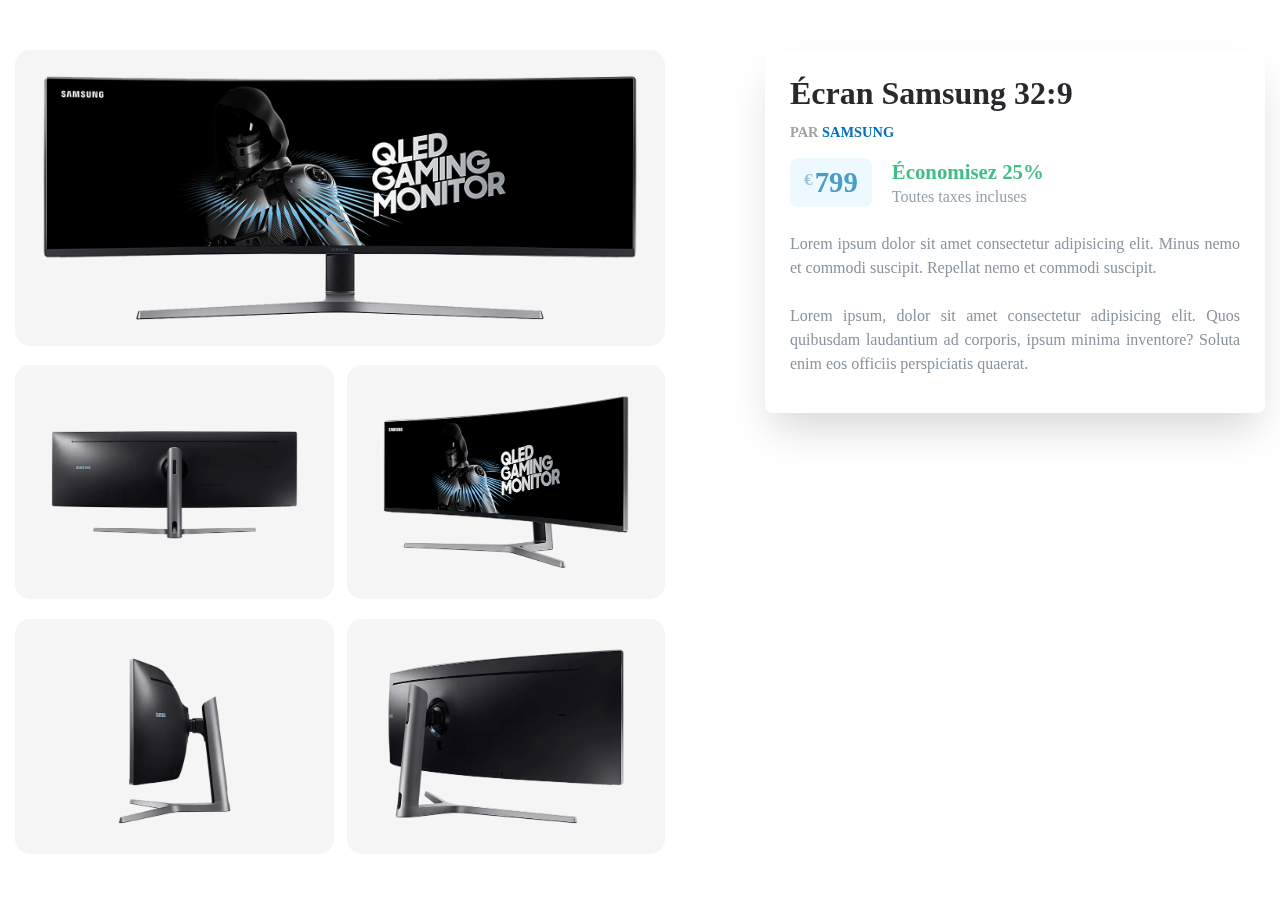
<file: PayPal Checkout/index.html>
<!DOCTYPE html>
<html lang="en">
<head>
  <meta charset="UTF-8">
  <meta http-equiv="X-UA-Compatible" content="IE=edge">
  <meta name="viewport" content="width=device-width, initial-scale=1.0">
  <title>Checkout</title>
  <link rel="stylesheet" href="assets/css/product.css">
</head>
<body>

<div class="container">

  <div class="left">
    <div class="product-pic">
      <img src="assets/img/product-img.png" alt="">
    </div>
    <div class="gallery">
      <img src="assets/img/product-img-2.png" alt="">
      <img src="assets/img/product-img-3.png" alt="">
      <img src="assets/img/product-img-4.png" alt="">
      <img src="assets/img/product-img-5.png" alt="">
    </div>
  </div>

  <div class="right">
    <div class="bloc">
      <h1>Écran Samsung 32:9</h1>

      <div class="distributor">
        <p>Par <span>Samsung</span></p>
      </div>

      <div class="price-infos">
        <div class="price">
          <p><span>€</span>799</p>
        </div>
        <div class="tax">
          <span>Économisez 25%</span>
          <span>Toutes taxes incluses</span>
        </div>
      </div>

      <div class="description">
        <p>Lorem ipsum dolor sit amet consectetur adipisicing elit. Minus nemo et commodi suscipit. Repellat nemo et commodi suscipit.</p>
        <br>
        <p>Lorem ipsum, dolor sit amet consectetur adipisicing elit. Quos quibusdam laudantium ad corporis, ipsum minima inventore? Soluta enim eos officiis perspiciatis quaerat.</p>
      </div>

      <div id="paypal-payment-button"></div>
    
    </div>
  </div>
</div>

<!-- SI TU SOUHAITES VOIR LE BOUTON PAYPAL, IL FAUT REMPLACER "TON_ID_ICI" PAR TON CLIENT-ID PAYPAL AFIN DE RECEVOIR LES PAIEMENTS-->
<script src="https://www.paypal.com/sdk/js?client-id=TON_CLIENT_ID&currency=EUR"></script>
<script src="paypal.js"></script>
</body>
</html>
</file>
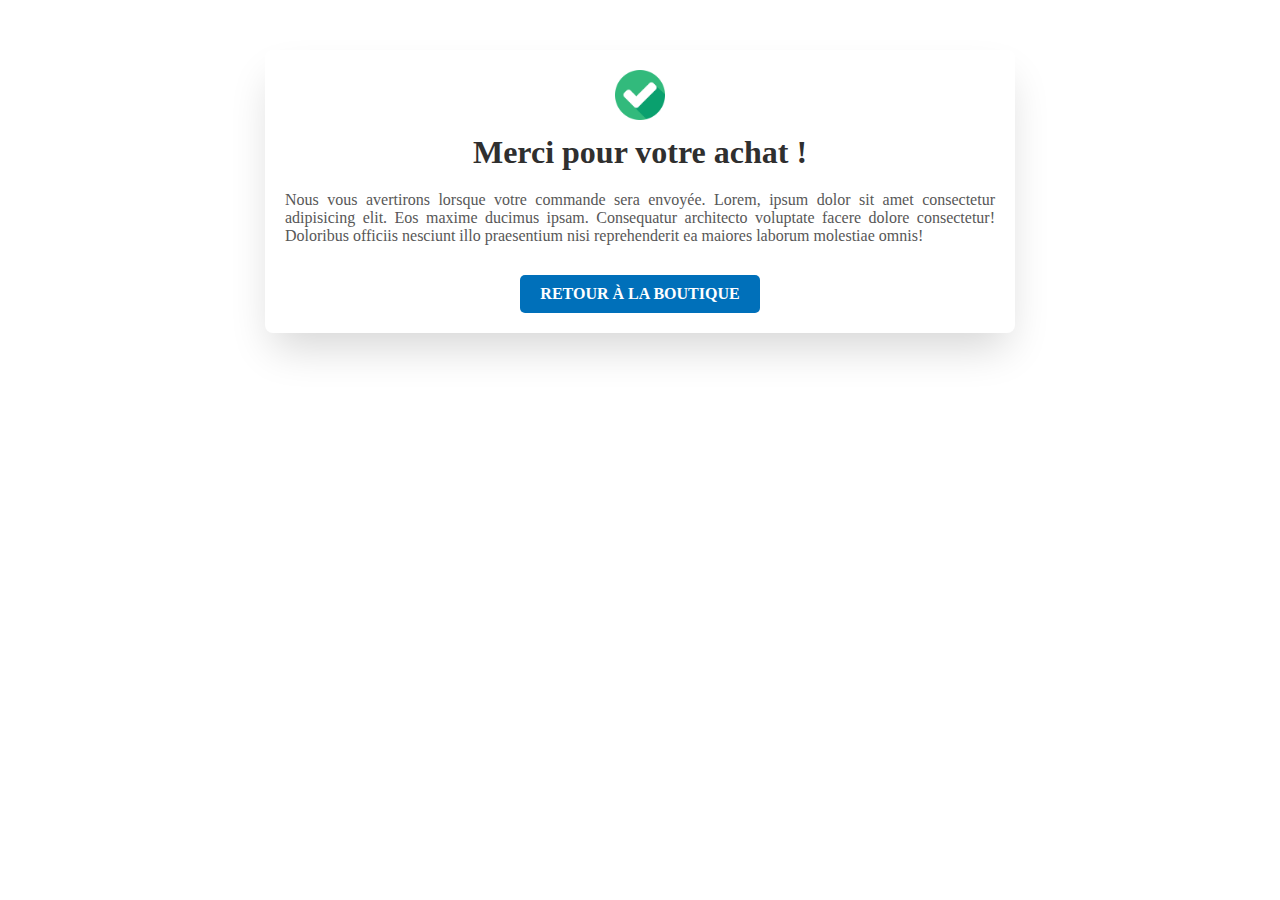
<file: PayPal Checkout/success.html>
<!DOCTYPE html>
<html lang="en">
<head>
    <meta charset="UTF-8">
    <meta name="viewport" content="width=device-width, initial-scale=1.0">
    <title>Payment Successful</title>
    <!-- FONT AWESOME ICONS -->
    <link rel="stylesheet" href="https://cdnjs.cloudflare.com/ajax/libs/font-awesome/5.14.0/css/all.min.css" integrity="sha512-1PKOgIY59xJ8Co8+NE6FZ+LOAZKjy+KY8iq0G4B3CyeY6wYHN3yt9PW0XpSriVlkMXe40PTKnXrLnZ9+fkDaog==" crossorigin="anonymous" />
    <link rel="stylesheet" href="assets/css/success.css">
</head>
<body>

<div class="bloc">
    <div class="success-logo">
        <img src="assets/img/checked.png">
    </div>
    <h1 class="font-title">Merci pour votre achat !</h1>
    <p>Nous vous avertirons lorsque votre commande sera envoyée. Lorem, ipsum dolor sit amet consectetur adipisicing elit. Eos maxime ducimus ipsam. Consequatur architecto voluptate facere dolore consectetur! Doloribus officiis nesciunt illo praesentium nisi reprehenderit ea maiores laborum molestiae omnis!</p>
    <div class="center">
        <a class="return" href="index.html">Retour à la boutique</a>
    </div>
</div>

</body>
</html>
</file>
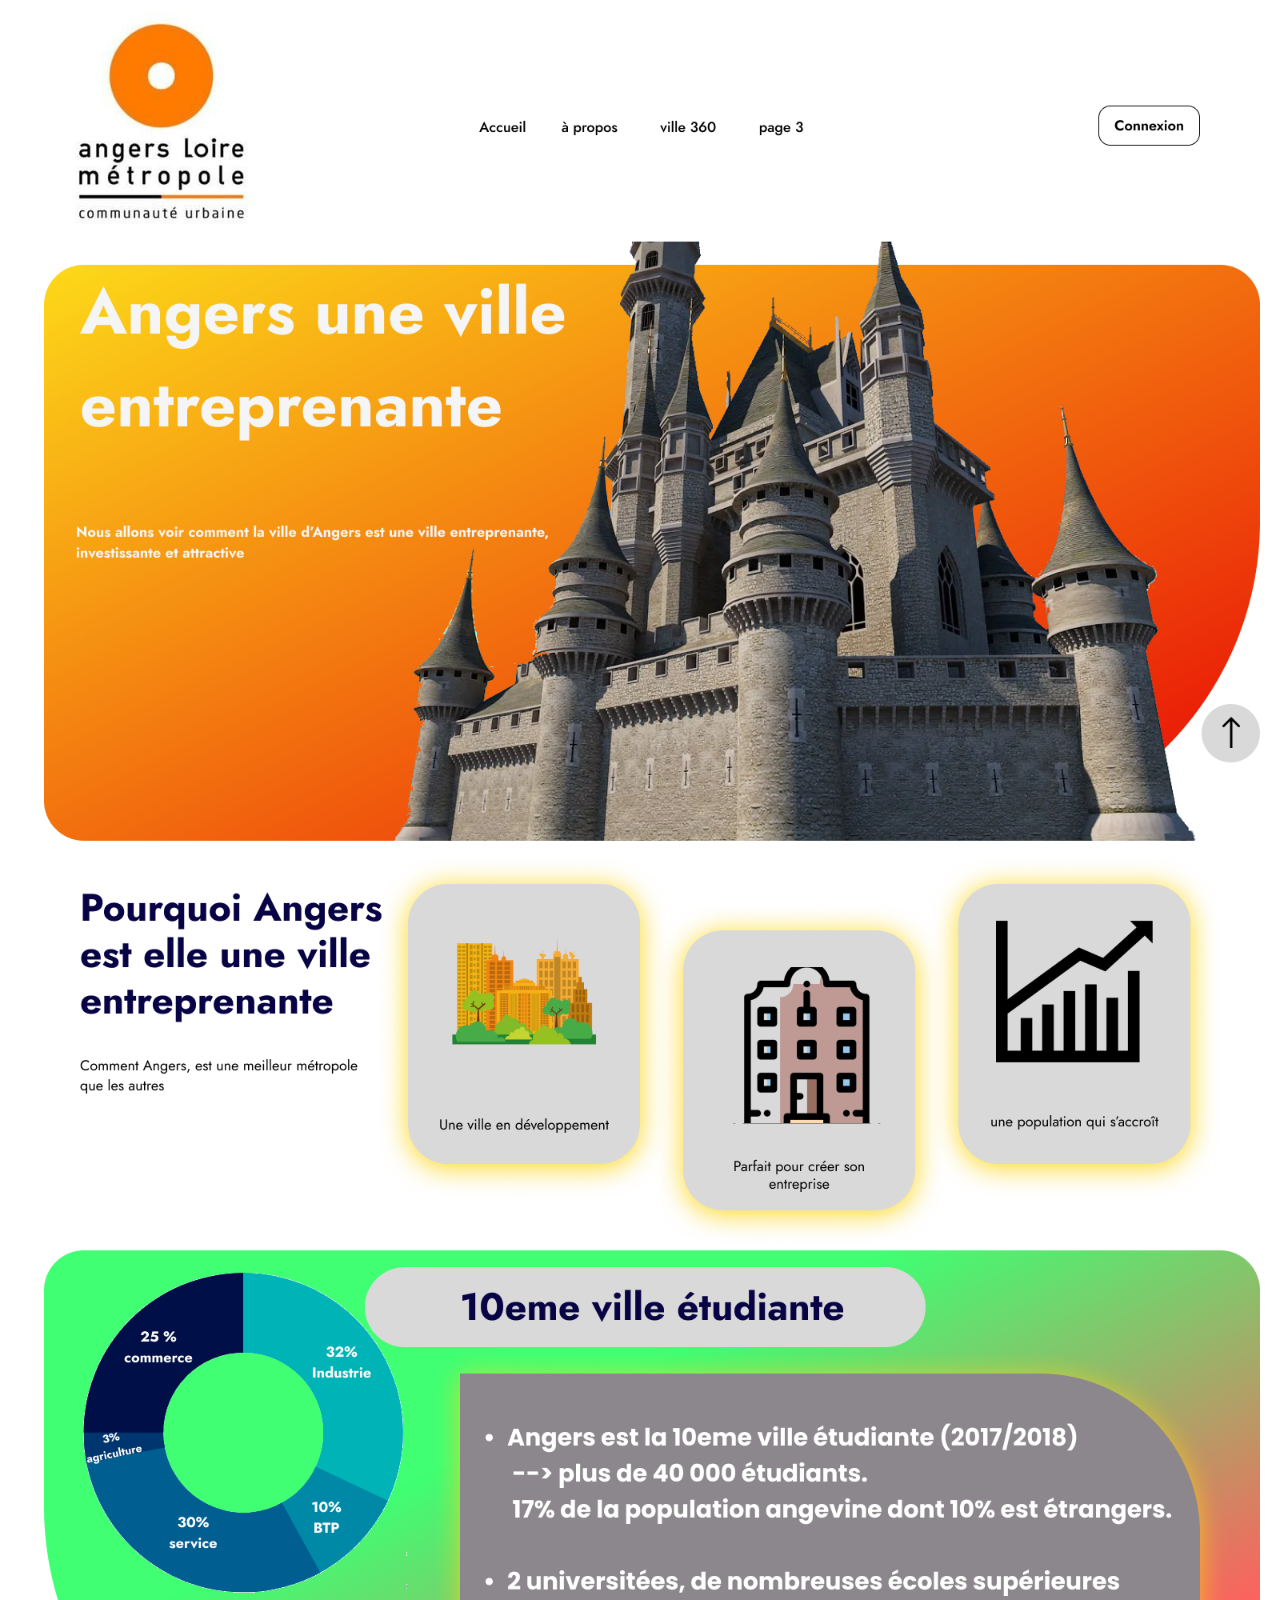
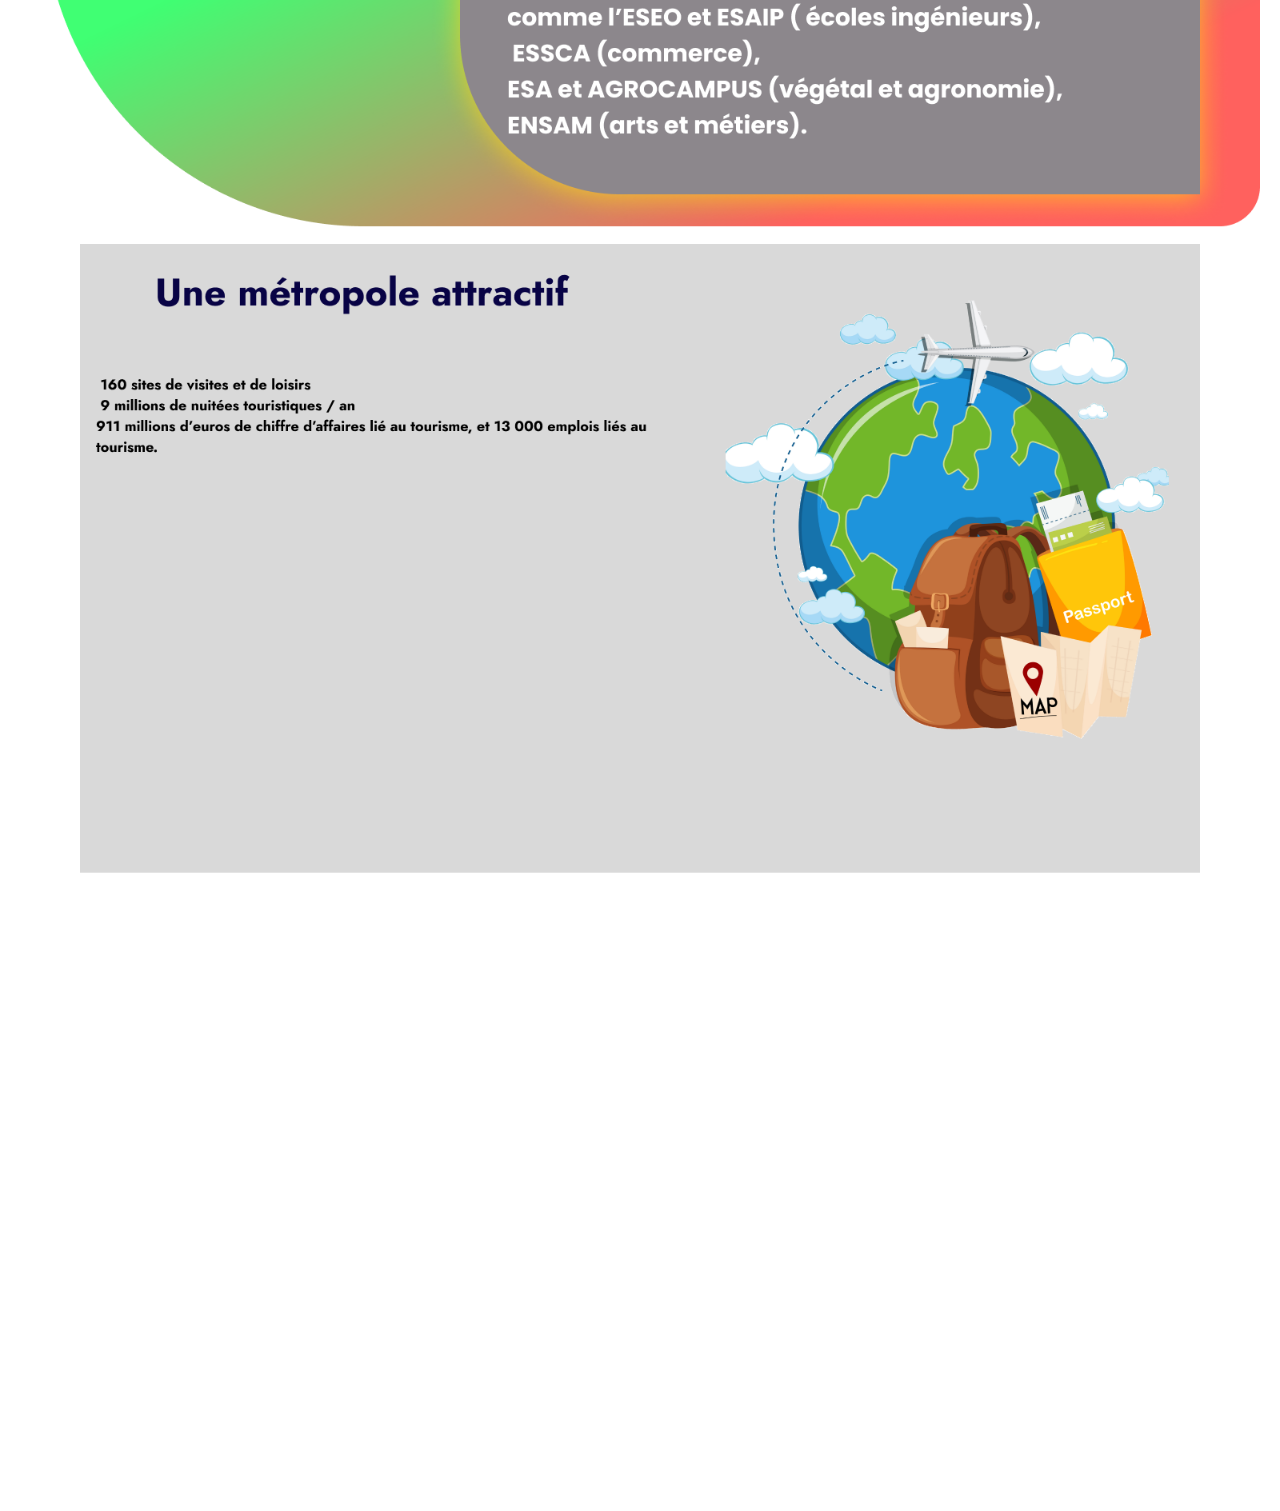
<file: test/test.html>
<!DOCTYPE html>
<html lang="fr">

<head>
    <meta charset="UTF-8" />
    <meta name="viewport" content="width=device-width, initial-scale=1">
    <meta http-equiv="content-security-policy" content="ie=edge">
    <title>Test SITE</title>
    <link rel="stylesheet" href="main.css" />
    <script src="https://cdn.jsdelivr.net/npm/bootstrap@5.2.1/dist/js/bootstrap.min.js" integrity="sha384-7VPbUDkoPSGFnVtYi0QogXtr74QeVeeIs99Qfg5YCF+TidwNdjvaKZX19NZ/e6oz" crossorigin="anonymous"></script>
    <script src="https://cdn.jsdelivr.net/npm/@popperjs/core@2.11.6/dist/umd/popper.min.js" integrity="sha384-oBqDVmMz9ATKxIep9tiCxS/Z9fNfEXiDAYTujMAeBAsjFuCZSmKbSSUnQlmh/jp3" crossorigin="anonymous"></script>
</head>

<body>
        <img src="img/home.png" alt="Nature" class="responsive">



    </body>
</file>
<file: PayPal Checkout/assets/css/product.css>
* {
	margin: 0;
	padding: 0;
	list-style: none;
	text-decoration: none;
	outline: none;
	font-family: "Montserrat";
}

.container {
	display: flex;
	flex-direction: row;
	justify-content: space-between;
	max-width: 1480px;
	margin: 0 auto;
	padding: 50px 15px 50px 15px;
}

.container .left {
	max-width: 900px;
	margin-right: 30px;
}

.container .left .product-pic img {
	width: 100%;
	background: whitesmoke;
	border-radius: 15px;
}

.container .left .gallery {
	display: flex;
	flex-wrap: wrap;
	justify-content: space-between;
	margin-top: 15px;
}

.container .left .gallery img {
	max-width: 49%;
	background: whitesmoke;
	padding: 10px 25px;
	border-radius: 15px;
	margin-bottom: 20px;
	box-sizing: border-box;
}

.container .right {
	max-width: 500px;
}

.container .right .bloc {
	box-shadow: 0px 22px 40px -8px #d6d6d6;
	padding: 25px 25px 12px 25px;
	border-radius: 8px;
	position: sticky;
	top: 50px;
}

.container .right h1 {
	font-size: 2em;
	font-weight: 700;
	color: #28292d;
	margin-bottom: 12px;
}

.container .right .distributor p {
	text-transform: uppercase;
	font-weight: 600;
	font-size: 0.9em;
	color: #a2a2a3;
	margin-bottom: 17px;
}

.container .right .distributor p span {
	color: #0070ba;
}

.container .right .price-infos {
	display: flex;
	flex-direction: row;
	margin-bottom: 10px;
}

.container .right .price-infos .price {
	background-color: #edf9ff;
	display: inline-block;
	padding: 8px 14px;
	border-radius: 8px;
	color: #479ec7;
	font-size: 1.8em;
	font-weight: 700;
}

.container .right .price-infos .price span {
	color: #95c6dd;
	font-size: 0.6em;
	font-weight: 700;
	position: relative;
	top: -7px;
	margin-right: 2px;
}

.container .right .price-infos .tax {
	display: flex;
	flex-direction: column;
	justify-content: center;
	margin-left: 20px;
}

.container .right .price-infos .tax span:nth-child(1) {
	color: #42be84;
	font-size: 1.3em;
	font-weight: 700;
}

.container .right .price-infos .tax span:nth-child(2) {
	color: #94a0ab;
	font-weight: 500;
	margin-top: 4px;
}

.container .right .description {
	color: #88939e;
	font-weight: 500;
	margin: 25px 0;
	line-height: 1.5em;
	text-align: justify;
}

@media screen and (max-width: 1280px) {
	.container .left {
		max-width: 650px;
	}
}

@media screen and (max-width: 1100px) {
	.container .left {
		max-width: 500px;
	}
}

@media screen and (max-width: 991px) {
	.container {
		flex-direction: column;
		justify-content: center;
		align-items: center;
	}

	.container .left {
		max-width: 100%;
		margin-right: 0px;
	}

	.container .right {
		max-width: 100%;
	}

	div#paypal-payment-button {
		display: flex;
		justify-content: center;
	}
}

@media screen and (max-width: 450px) {
	.container .right h1 {
		font-size: 1.5em;
	}
}

@media screen and (max-width: 380px) {
	.container .right h1 {
		font-size: 1.5em;
	}

	.container .right .price-infos .tax span:nth-child(1) {
		font-size: 1em;
	}

	.container .right .price-infos .tax span:nth-child(2) {
		font-size: 0.8em;
	}

	.container .right .bloc {
		padding: 25px 10px 12px 10px;
	}
}
</file>
<file: PayPal Checkout/assets/css/success.css>
* {
	margin: 0;
	padding: 0;
	list-style: none;
	text-decoration: none;
	outline: none;
	font-family: "Montserrat";
}

.bloc {
	box-shadow: 0px 22px 40px -8px #d6d6d6;
	border-radius: 8px;
	max-width: 750px;
	margin: 50px auto 0 auto;
	padding: 20px;
	box-sizing: border-box;
}

.bloc .success-logo {
	text-align: center;
}

.bloc .success-logo img {
	max-width: 50px;
}

.bloc h1 {
	text-align: center;
	margin-top: 10px;
	margin-bottom: 20px;
	color: rgb(47, 47, 47);
}

.bloc p {
	color: rgb(87, 87, 87);
	text-align: justify;
}

.bloc .center {
	display: flex;
	justify-content: center;
	align-items: center;
}

.bloc .return {
	text-align: center;
	background: #0070ba;
	text-transform: uppercase;
	color: white;
	padding: 10px 20px;
	border-radius: 5px;
	font-weight: 600;
	display: inline-block;
	margin-top: 30px;
}
</file>
<file: test/main.css>
@import url('https://fonts.googleapis.com/css?family=Poppins:300,400,500,600,700,800,900&display=swap');
* {
    margin: 0;
    padding: 0;
    text-decoration: none;
    list-style: none;
    font-family: 'Poppins', sans-serif;
}
body {
    font-family: Arial, Helvetica, sans-serif;
}


.responsive {
    height: auto;
    width: 100%;
    object-fit: cover;
    object-position: center;
}



header {
    height: 100vh;
    width: 100vw;
    background-size: cover;
    object-fit: cover;
    background-image: url(img/landscape.jpg);
}

iframe {
    height: 100vh;
    width: 100vw;
    background-size: cover;
    object-fit: cover;
    margin: 0;
    padding: 0;
    text-decoration: none;
    list-style: none;
}

.navbar {
    position: absolute;
    padding: 50px;
    display: flex;
    justify-content: space-between;
    width: 100%;
    box-sizing: border-box;
    align-items: center;
    color: rgb(0, 192, 192);
}

.navbar a {
    color: rgb(240, 8, 8);
}

.navbar .logo {
    font-size: 2em;
    font-weight: bold;
    color: rgb(180, 0, 0);
}


.navbar .nav-links ul {
    display: flex;

}

.navbar .nav-links ul li {
    margin: 0 25px;
    text-decoration: 6px 15px;
    color: blue;
}

.navbar .nav-links ul li a
{
    text-decoration: 6px 15px;
    padding: 6px 15px;
    color: rgb(255, 255, 255);
    border-radius: 20px;
}

.navbar .nav-links ul li a:hover,
.navbar .nav-links ul li a.active
{
    background: rgb(3, 3, 3);
    color: rgb(255, 255, 255);
}
</file>
